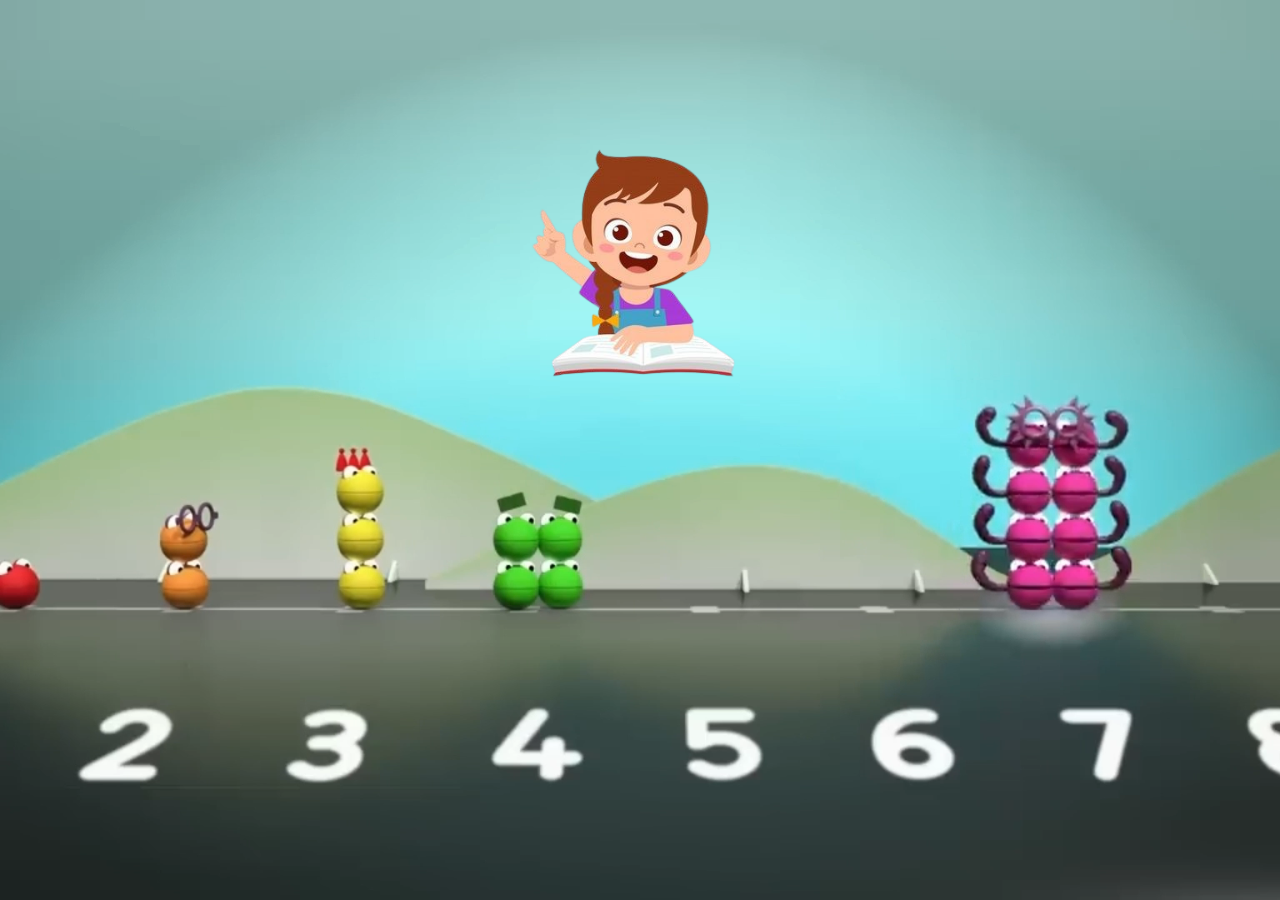
<file: index.html>
<!DOCTYPE html>
<html lang="en">
<head>
    <meta charset="UTF-8">
    <meta name="viewport" content="width=device-width, initial-scale=1.0">
    <title>Cute Login Page</title>
    <link rel="stylesheet" href="style1.css">
</head>
<body>
    <div class="login-container">
        <video autoplay muted loop id="background-video">
            <source src="bgm.mp4" type="video/mp4">
            Your browser does not support the video tag.
        </video>
        <!-- <img src="room2.avif" alt="Background Image" class="room"> -->
        <img src="avatar.png" alt="Cute Image" class="avatar">
        <div class="form-container">
            <h2>😄Hello little learner😄</h2>
            <label for="username">✍️Enter your name to start the amazing journey of learning:✍️</label>
            <input type="text" id="username" placeholder="Your name">
            <button onclick="tot1()">start</button>
        </div>
    </div>
    <script src="script1.js"></script>
</body>
</html>
</file>
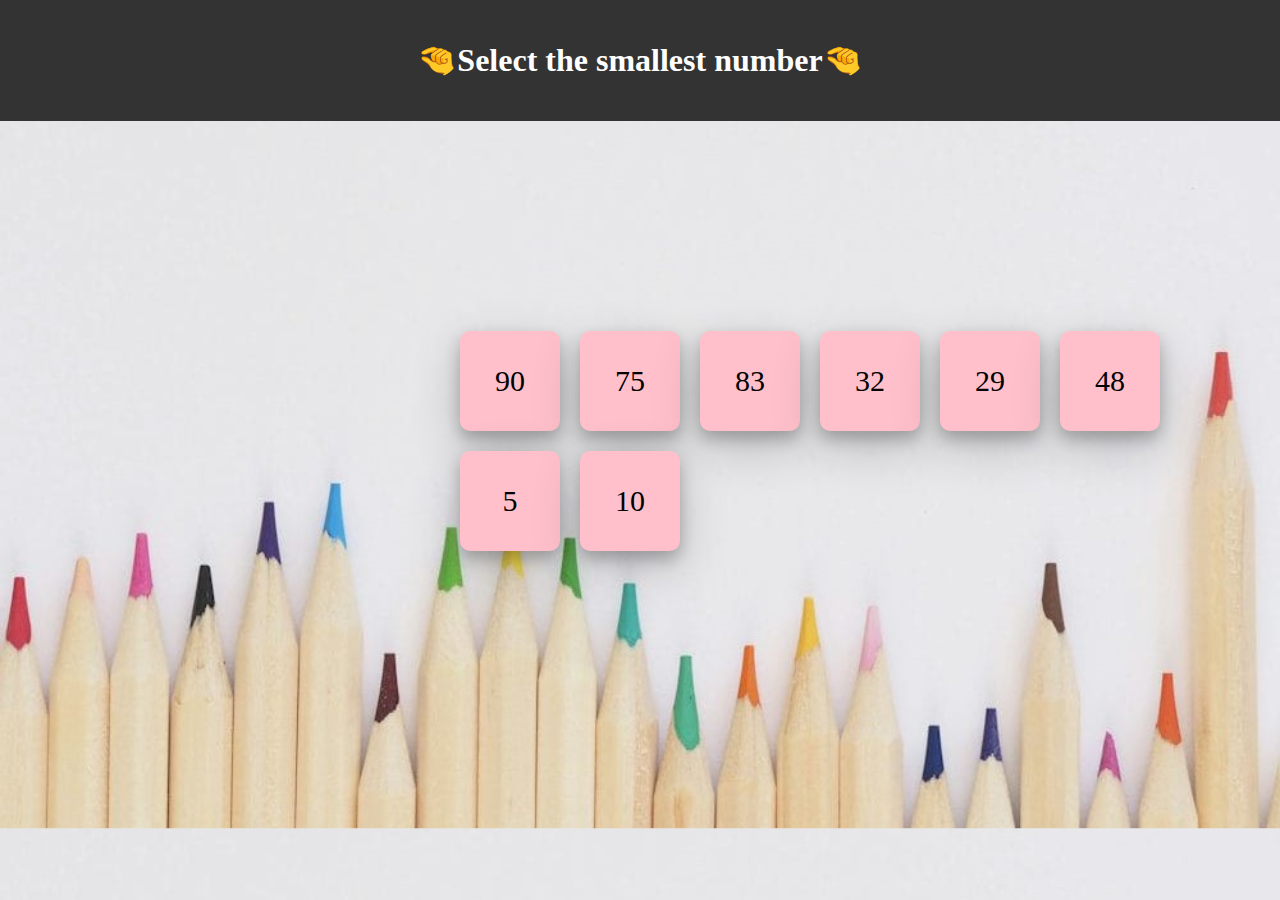
<file: p2.html>
<!DOCTYPE html>
<html lang="en">
<head>
    <meta charset="UTF-8">
    <meta name="viewport" content="width=device-width, initial-scale=1.0">
    <title>Number Containers</title>
    <link rel="stylesheet" href="style2.css">
</head>
<body>
    <header>
        <h1>🤏Select the smallest number🤏</h1>
    </header>
    <div class="t1-container">
        <div id="container-wrapper"></div>
        </div>
    </div>
    <div class="submit-section">
        <button class="button1" onclick="tot2()">SUBMIT</button>
    </div>
    <script src="script2.js"></script>
</body>
</html>
</file>
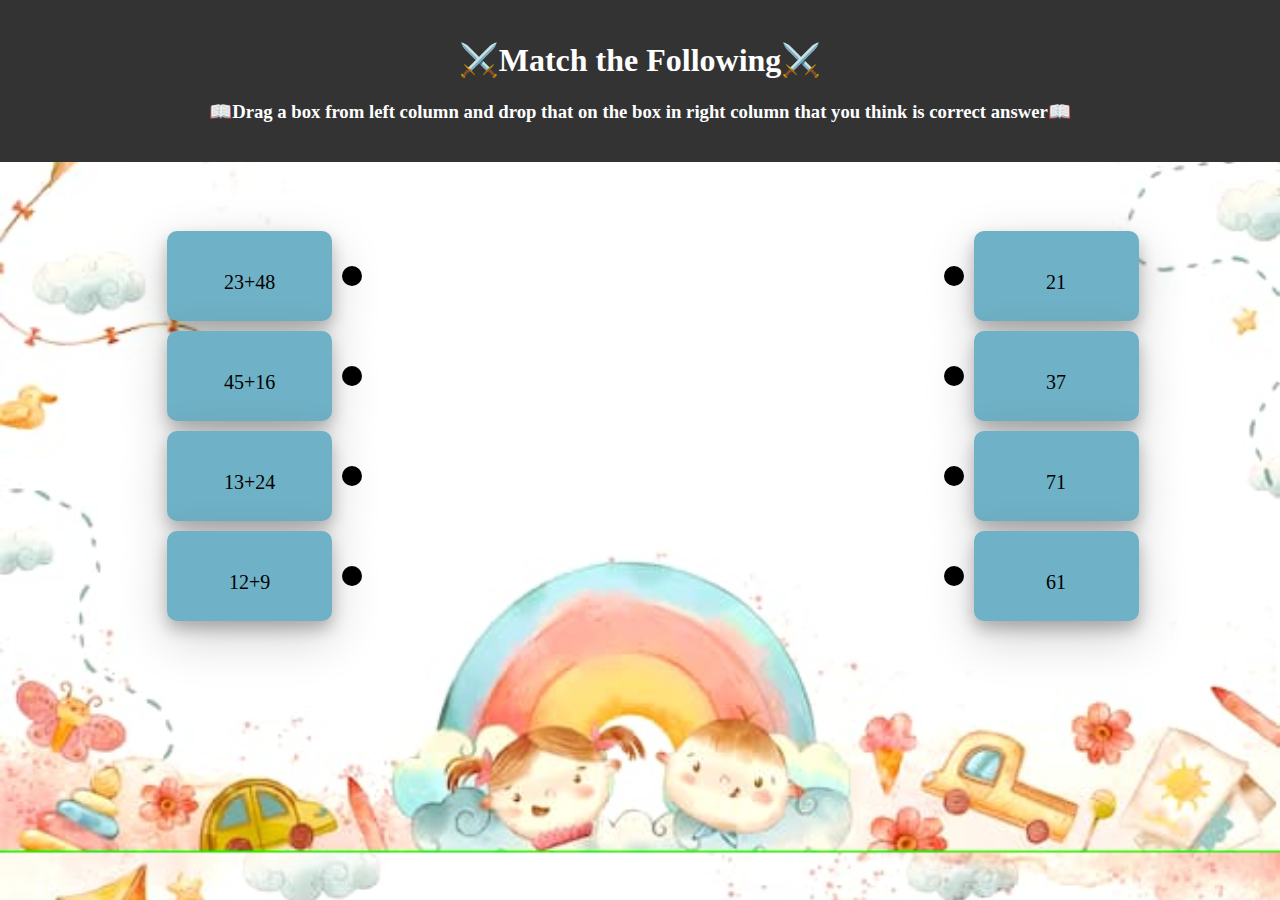
<file: p3.html>
<!DOCTYPE html>
<html lang="en">
<head>
    <meta charset="UTF-8">
    <meta name="viewport" content="width=device-width, initial-scale=1.0">
    <title>match</title>
    <link rel="stylesheet" href="style3.css">
</head>
<body>
    <header>
      <h1>⚔️Match the Following⚔️</h1>
      <h3>📖Drag a box from left column and drop that on the box in right column that you think is correct answer📖</h3>
    </header>

    <div class="main-column">
        <div class="row">
        <div class="container" draggable="true" ondragstart="drag(event)" >
            <p>23+48</p>
        </div>
      
        <button class="button" id="q1" onclick="handleButtonClick()"> </button>
        </div>

        <div class="row">
            <div class="container" draggable="true" ondragstart="drag(event)" >
              <p>45+16</p>
            </div>
        
            <button class="button" id="q2" onclick="handleButtonClick()"> </button>
        </div>

        <div class="row">
            <div class="container" draggable="true" ondragstart="drag(event)" >
              <p>13+24</p>
            </div>
        
            <button class="button"  id="q3" onclick="handleButtonClick()"> </button>
        </div>
  
        <div class="row">
            <div class="container" draggable="true" ondragstart="drag(event)" >
                <p>12+9</p>
            </div>
          
            <button class="button" id="q4" onclick="handleButtonClick()"> </button>
        </div>

    </div>
        
    <div class="line"></div>


    <div class="main-column">
        <div class="row">
          <button class="button" id="o1" > </button>

          <div class="container" ondragover="allowDrop(event)" ondrop="drop(event)" >
            <p>21</p>
          </div>
          
        </div>

        <div class="row">
            <button class="button" id="o2" onclick="handleButtonClick()"> </button>
  
            <div class="container" ondragover="allowDrop(event)" ondrop="drop(event)" >
              <p>37</p>
            </div>
            
        </div>

        <div class="row">
            <button class="button" id="o3" onclick="handleButtonClick()"> </button>
  
            <div class="container" ondragover="allowDrop(event)" ondrop="drop(event)" >
              <p>71</p>
            </div>
            
          </div>
  
          <div class="row">
              <button class="button" id="o4" onclick="handleButtonClick()"> </button>
    
              <div class="container" ondragover="allowDrop(event)" ondrop="drop(event)" >
                <p>61</p>
              </div>
              
            </div>

    </div>

    
    <div class="submit-section">
        <button class="button1" onclick="tot3()">SUBMIT</button>
    </div>
    <script src="script3.js"></script>

    
</body>
</html>
</file>
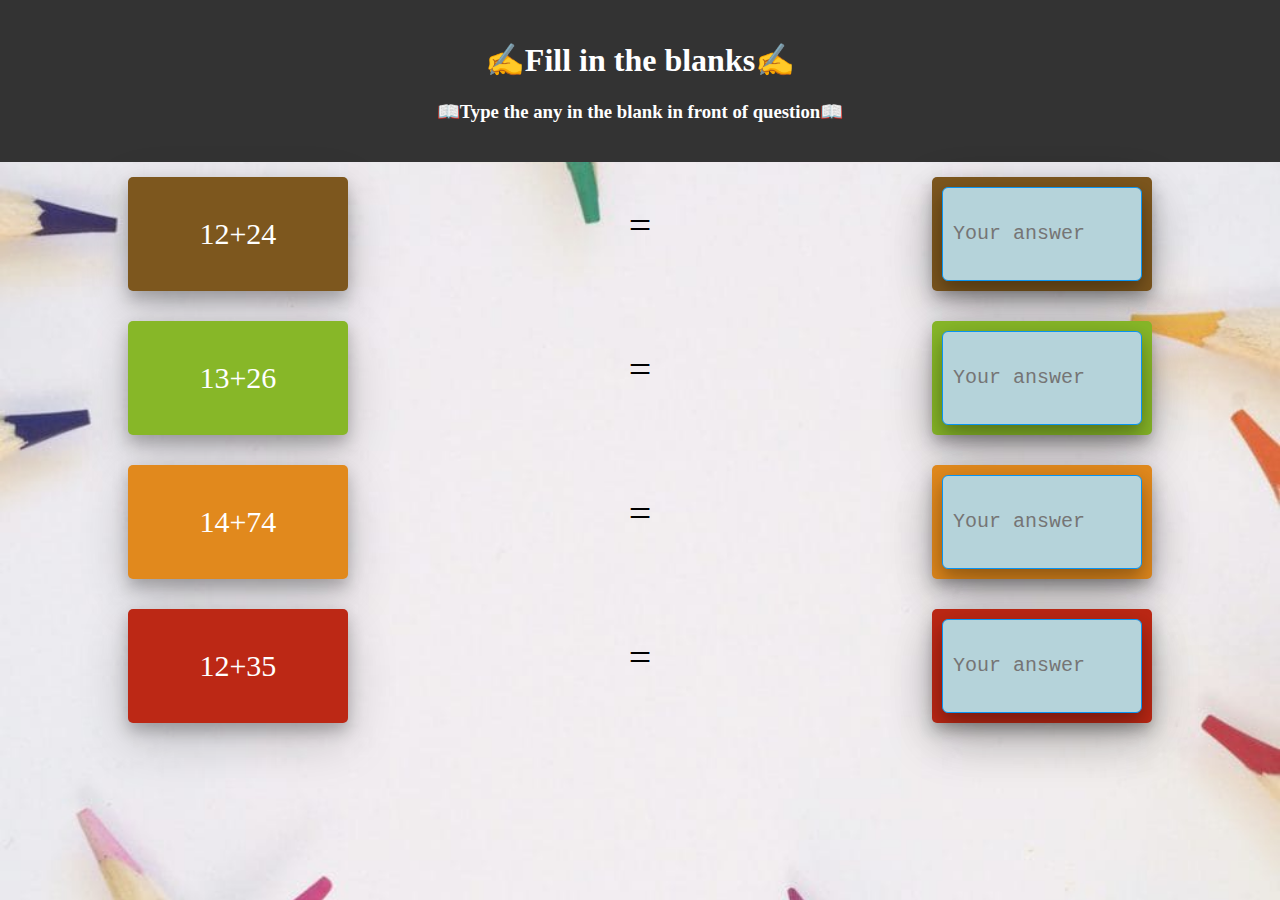
<file: p4.html>
<!DOCTYPE html>
<html lang="en">
<head>
    <meta charset="UTF-8">
    <meta name="viewport" content="width=device-width, initial-scale=1.0">
    <title>fill</title>
    <link rel="stylesheet" href="style4.css">
</head>
<body>
    
    <header>
        <h1>✍️Fill in the blanks✍️</h1>
        <h3>📖Type the any in the blank in front of question📖</h3>
    </header>
    <div class="main-column">
        <div class="container" style="background-color: rgb(125, 87, 30);">
            <p>12+24</p>
        </div>

        <div class="container" style="background-color: rgb(135, 183, 40);">
            <p>13+26</p>
        </div>

        <div class="container" style="background-color: rgb(225, 137, 29);">
            <p>14+74</p>
        </div>
  
        <div class="container" style="background-color: rgb(188, 40, 21);">
            <p>12+35</p>
        </div>
    </div>


    <div class="main-column">
            
        <label> = </label>
        

        <label> = </label>

        <label> = </label>
  
        <label> = </label>
    </div>    


    <div class="main-column">
          <div class="container" style="background-color: rgb(125, 87, 30);">
            <input type="number" id="o1" placeholder="Your answer" >
          </div>

          <div class="container" style="background-color: rgb(135, 183, 40);">
            <input type="number"  id="o2" placeholder="Your answer">
          </div>

          <div class="container" style="background-color: rgb(225, 137, 29);">
            <input type="number" id="o3" placeholder="Your answer">
          </div>
  
          <div class="container" style="background-color: rgb(188, 40, 21);">
            <input type="number" id="o4" placeholder="Your answer">
          </div>

    </div>

    
    <div class="submit-section">
        <button class="button1" onclick="todb()">SUBMIT</button>
    </div>
    <script src="script4.js"></script>

    
</body>
</html>
</file>
<file: style1.css>
body {
    margin: 0;
    font-family: 'Fredoka One', cursive, sans-serif;
    overflow: hidden;
}

.login-container {
    position: relative;
    width: 100%;
    height: 100vh;
    overflow: hidden;
}

.bg image {
    position: absolute;
    top: 0;
    left: 0;
    width: 100%;
    height: 100%;
    object-fit: cover;
    animation: fadeIn 2s ease-in-out;
    z-index: -1;
}

.avatar {
    position: absolute;
    top: 30%;
    left: 50%;
    transform: translate(-50%, -50%);
    width: 300px;
    border-radius: 50%;
    animation: fadeIn 2s ease-in-out;
}

#background-video {
    position: absolute;
    top: 0;
    left: 0;
    width: 100%;
    height: 100%;
    object-fit: cover;
    animation: fadeIn 2s ease-in-out; 
}

.form-container {
    position: absolute;
    top: 50%;
    left: 50%;
    transform: translate(-50%, -50%);
    text-align: center;
    color: rgb(0, 43, 136);
}

h2, label{
    opacity: 0;
    animation: dropIn 1s ease-out forwards; 
}

h2 {
    font-size: 3em;
    margin-bottom: 5px;
    animation-delay: 0.5s; 
}

label {
    display: block;
    font-size: 20px;
    color: rgb(78, 54, 114);
    margin-bottom: 15px;
    animation-delay: 0.5s;
}

input {
    opacity: 0;
    padding: 10px;
    font-size: 16px;
    width: 200px;
    border-radius: 5px;
    animation: dropIn 1s ease-out forwards;
    animation-delay: 0.5s;
}

button {
    opacity: 0;
    padding: 10px 20px;
    font-size: 20px;
    background-color: #4c72af;
    color: rgb(33, 8, 8);
    border: gold;
    border-radius: 5px;
    cursor: pointer;
    animation: dropIn 1s ease-out forwards, wiggle 2s linear infinite;
    animation-delay: 0.5s,10s;
}

button:hover {
    background-color: #45a049;
}

@keyframes dropIn {
    to {
        top: 0;
        opacity: 1;
    }
}

@keyframes wiggle {
    0%, 7% {
      transform: rotateZ(0);
    }
    15% {
      transform: rotateZ(-15deg);
    }
    20% {
      transform: rotateZ(10deg);
    }
    25% {
      transform: rotateZ(-10deg);
    }
    30% {
      transform: rotateZ(6deg);
    }
    35% {
      transform: rotateZ(-4deg);
    }
    40%, 100% {
      transform: rotateZ(0);
    }
}
</file>
<file: style2.css>
body {
    background-image: url(sbg.jpg);
    /*background-repeat:no-repeat;*/
    background-size:cover;
    background-origin:content-box;
    font-family: 'Comic Sans MS', cursive;
    margin: 0;
    padding: 0;
    display: flex;
    flex-wrap: wrap;
    justify-content: space-around;
    align-items: centre;
    background-color: #f4f4f4;
}

header {
    width: 100%;
    text-align: center;
    padding: 20px 0;
    background-color: #333;
    color: #ffffff;
}


.submit-section {
    width: 80%;
    text-align: center;
    margin-top: 20px;
}

.button1 {
    opacity: 0;
    padding: 10px 20px;
    font-size: 20px;
    font-family: 'Times New Roman', Times, serif;
    background-color: #ff8c00;
    color: rgb(33, 8, 8);
    border:none;
    cursor: pointer;
    border-radius: 10px;
    animation: dropIn 1s ease-out forwards, wiggle 2s linear infinite;
    animation-delay: 0.5s, 20s;
    box-shadow: 0 8px 16px 0 rgba(0, 0, 0, 0.24),0 17px 50px 0 rgba(0, 0, 0, 0.19);
}

button:hover {
    background-color: #18ee22;
}

@keyframes dropIn {
    to {
        top: 0;
        opacity: 1;
    }
}

@keyframes wiggle {
    0%, 7% {
      transform: rotateZ(0);
    }
    15% {
      transform: rotateZ(-15deg);
    }
    20% {
      transform: rotateZ(10deg);
    }
    25% {
      transform: rotateZ(-10deg);
    }
    30% {
      transform: rotateZ(6deg);
    }
    35% {
      transform: rotateZ(-4deg);
    }
    40%, 100% {
      transform: rotateZ(0);
    }
}


.t1-container {
    padding-top: 200px;
    padding-left: 450px;
    position: relative;
    height: 300px;
    width: 150%;
    align-items: center;
    overflow: hidden;
}

.container {
    width: 100px;
    height: 100px;
    display: flex;
    font-size: 30px;
    text-align: center;
    align-items: center;
    justify-content: center;
    margin: 10px;
    cursor: pointer;
    border-radius: 10px;
    border: #f4fa92;
    box-shadow:0 8px 16px 0 rgba(0, 0, 0, 0.24),0 17px 50px 0 rgba(0, 0, 0, 0.19) ;
    transition: background-color 0.3s ease-in-out;
}

.form-container {
    position: absolute;
    top: 50%;
    left: 50%;
    transform: translate(-50%, -50%);
    text-align: center;
    color: rgb(0, 43, 136);
}

#container-wrapper {
    display: flex;
    flex-wrap: wrap;
}
</file>
<file: style3.css>
body {
    margin: 0;
    padding: 0;
    display: flex;
    flex-wrap: wrap;
    justify-content: space-around;
    align-items: center;
    font-family: 'Comic Sans MS', cursive;
    margin: 0;
    background-image: url('mbg.jpg');
    background-size: cover;
    overflow: hidden;
}

.submit-section {
  width: 80%;
  text-align: center;
  margin-top: 20px;
}

.button1 {
  opacity: 0;
  padding: 10px 20px;
  font-size: 20px;
  font-family: 'Times New Roman', Times, serif;
  background-color: #c5ca3a;
  color: rgb(33, 8, 8);
  border:none;
  cursor: pointer;
  border-radius: 10px;
  animation: dropIn 1s ease-out forwards, wiggle 2s linear infinite;
  animation-delay: 0.5s, 20s;
  box-shadow: 0 8px 16px 0 rgba(0, 0, 0, 0.24),0 17px 50px 0 rgba(0, 0, 0, 0.19);
}

button:hover {
  background-color: #18ee22;
}

@keyframes dropIn {
  to {
      top: 0;
      opacity: 1;
  }
}

@keyframes wiggle {
  0%, 7% {
    transform: rotateZ(0);
  }
  15% {
    transform: rotateZ(-15deg);
  }
  20% {
    transform: rotateZ(10deg);
  }
  25% {
    transform: rotateZ(-10deg);
  }
  30% {
    transform: rotateZ(6deg);
  }
  35% {
    transform: rotateZ(-4deg);
  }
  40%, 100% {
    transform: rotateZ(0);
  }
}

.main-column {
display: flex;
margin-top: 5%;
margin-left: 2%;
flex-direction: column;
}


.row {
  display: flex;
  align-items: center;
}

.container {
  flex: 1;
  margin: 5px;
  padding: 20px;
  width: 125px;
  height: 50px;
  font-size: 20px;
  text-align: center;
  border-radius: 10px;
  background-color: #6fb1c6;
  color: #000000;
  border: none;
  box-shadow:0 8px 16px 0 rgba(0, 0, 0, 0.24),0 17px 50px 0 rgba(0, 0, 0, 0.19) ;

}
.container:hover{
  cursor: pointer;
}

.button {
  margin: 5px;
  padding: 10px;
  border-radius: 50%;
  background-color: #000000;
  color: #fff;
  border: none;
  cursor: pointer;
}

header {
    width: 100%;
    text-align: center;
    padding: 20px 0;
    background-color: #333;
    color: #ffffff;
}



.container:hover {
  background-color: #383333;
}

.selected {
  background-color: #a0d468;
  color: #fff;
}
</file>
<file: style4.css>
body {
    background-image: url(image1.jpg);
    /*background-repeat:no-repeat;*/
    background-size:cover;
    background-origin:content-box;
    font-family: 'Comic Sans MS', cursive;
    margin: 0;
    padding: 0;
    display: flex;
    flex-wrap: wrap;
    justify-content: space-around;
    align-items: centre;
    background-color: #f4f4f4;
}

header {
    width: 100%;
    text-align: center;
    padding: 20px 0;
    background-color: #333;
    color: #ffffff;
}
/*
.background-image {
  width:100px;
  height: 100px;
  margin:0;
  padding:0;
  display:inline-block;
  background-repeat:no-repeat;
  background-size: cover;
}
*/
.submit-section {
    width: 80%;
    text-align: center;
    margin-top: 20px;
}

.button1 {
    opacity: 0;
    padding: 10px 20px;
    font-size: 20px;
    font-family: 'Times New Roman', Times, serif;
    background-color: #ff8c00;
    color: rgb(33, 8, 8);
    border:none;
    cursor: pointer;
    border-radius: 10px;
    animation: dropIn 1s ease-out forwards, wiggle 2s linear infinite;
    animation-delay: 0.5s, 20s;
    box-shadow: 0 8px 16px 0 rgba(0, 0, 0, 0.24),0 17px 50px 0 rgba(0, 0, 0, 0.19);
}

button:hover {
    background-color: #18ee22;
}

@keyframes dropIn {
    to {
        top: 0;
        opacity: 1;
    }
}

@keyframes wiggle {
    0%, 7% {
      transform: rotateZ(0);
    }
    15% {
      transform: rotateZ(-15deg);
    }
    20% {
      transform: rotateZ(10deg);
    }
    25% {
      transform: rotateZ(-10deg);
    }
    30% {
      transform: rotateZ(6deg);
    }
    35% {
      transform: rotateZ(-4deg);
    }
    40%, 100% {
      transform: rotateZ(0);
    }
}

.main-column {
  display: flex;
  flex-direction: column;
}


.container {
  flex: 1;
  margin: 15px;
  padding: 10px;
  width: 200px;
  height: 20px;
  font-size: 30px;
  text-align: center;
  align-items: center;
  border-radius: 5px;
  box-shadow:0 8px 16px 0 rgba(0, 0, 0, 0.24),0 17px 50px 0 rgba(0, 0, 0, 0.19) ;
  color: #ffffff;
  border: none;
}

.button {
  margin: 5px;
  padding: 10px;
  border-radius: 50%;
  background-color: #2ecc71;
  color: #fffffff4;
  border: none;
  cursor: pointer;
}

.line {
  position: absolute;
  height: 2px;
  background-color: #4CAF50;
  transition: transform 0.3s ease;
  transform: scaleX(0);
}

label{
    flex: 1;
    margin: 30px;
    padding: 10px;
    font-size: 40px;
    /* width: 200px; */
    height: 20px;
    text-align: center;
}

input {
    width: 100%;
    height: 100%;
    padding: 10px;
    font-size: 20px;
    font-family: 'Courier New', Courier, monospace;
    margin: bottom 10px;
    background-color: #b5d3da;
    align-items: center;
    box-sizing: border-box;
    border: 1px solid #0894f2;
    border-radius: 6px;
    box-shadow:0 8px 16px 0 rgba(0, 0, 0, 0.24),0 17px 50px 0 rgba(0, 0, 0, 0.19) ;
}
</file>
